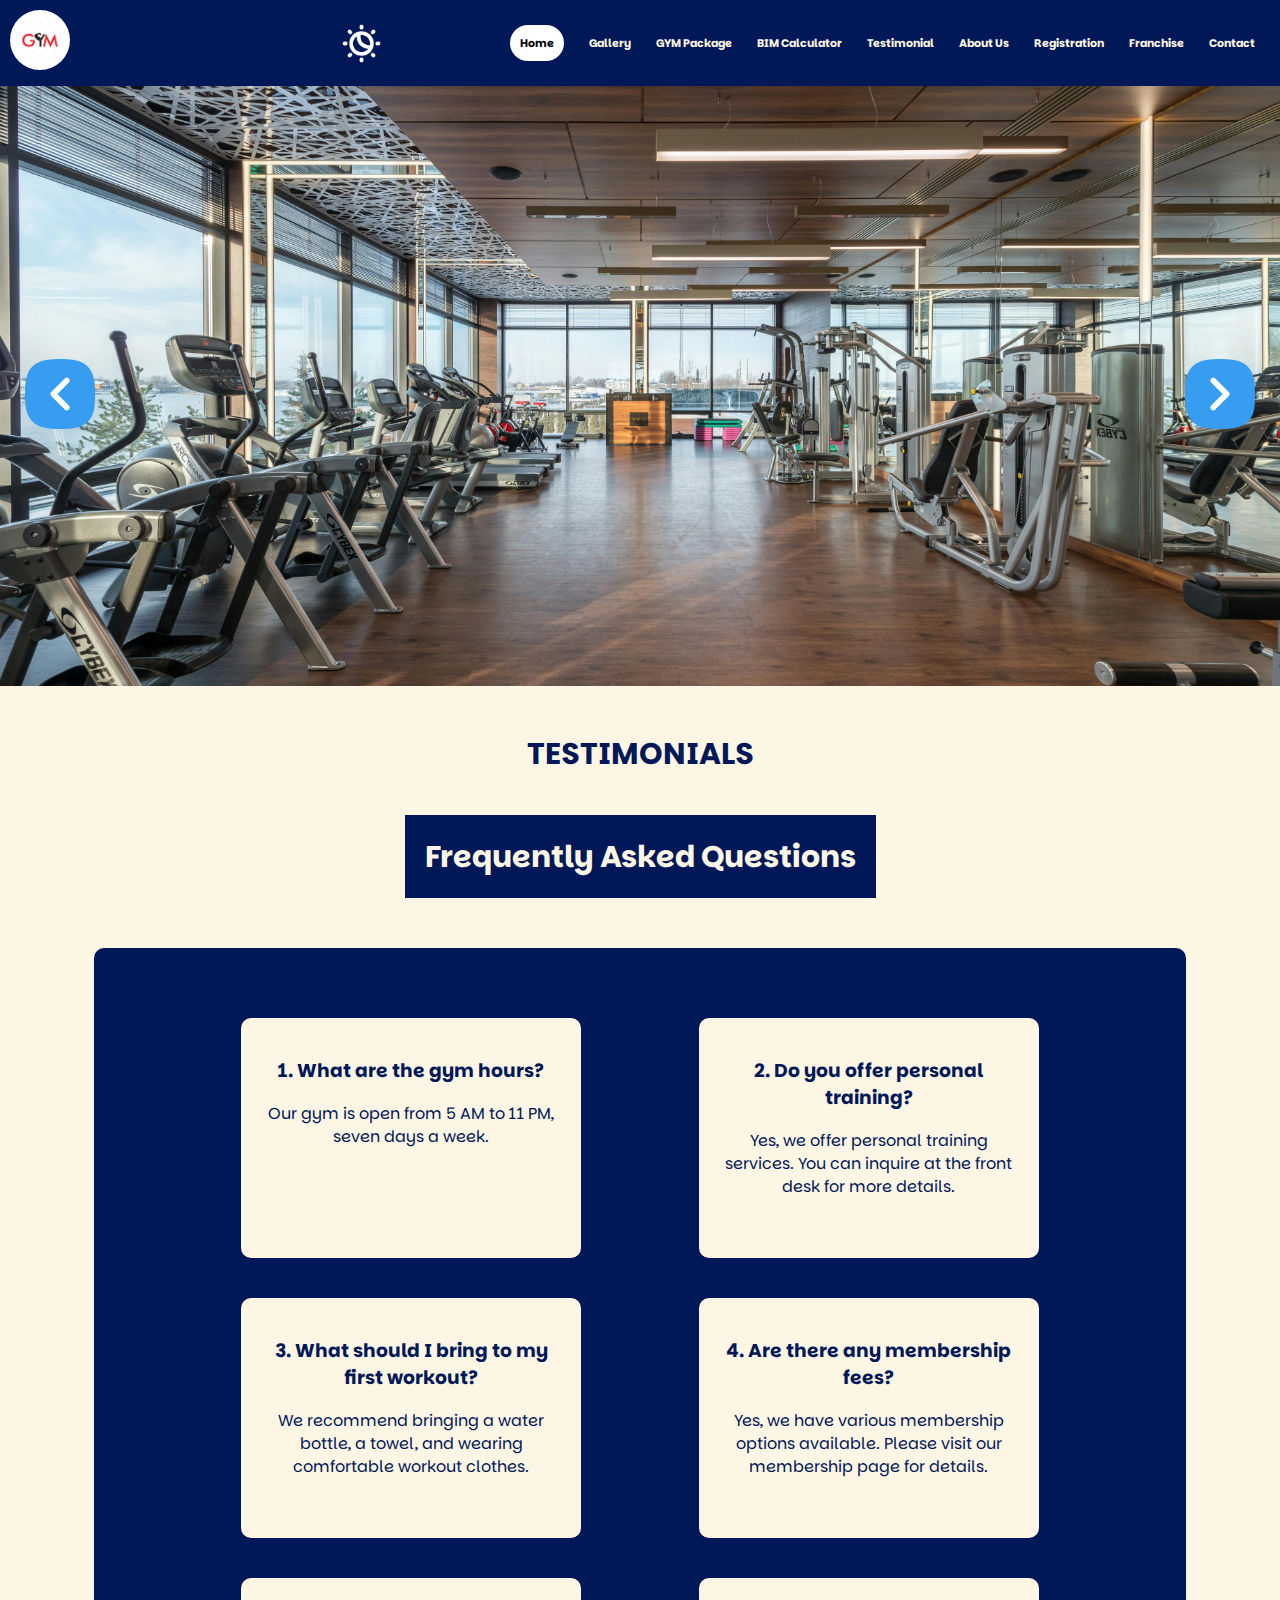
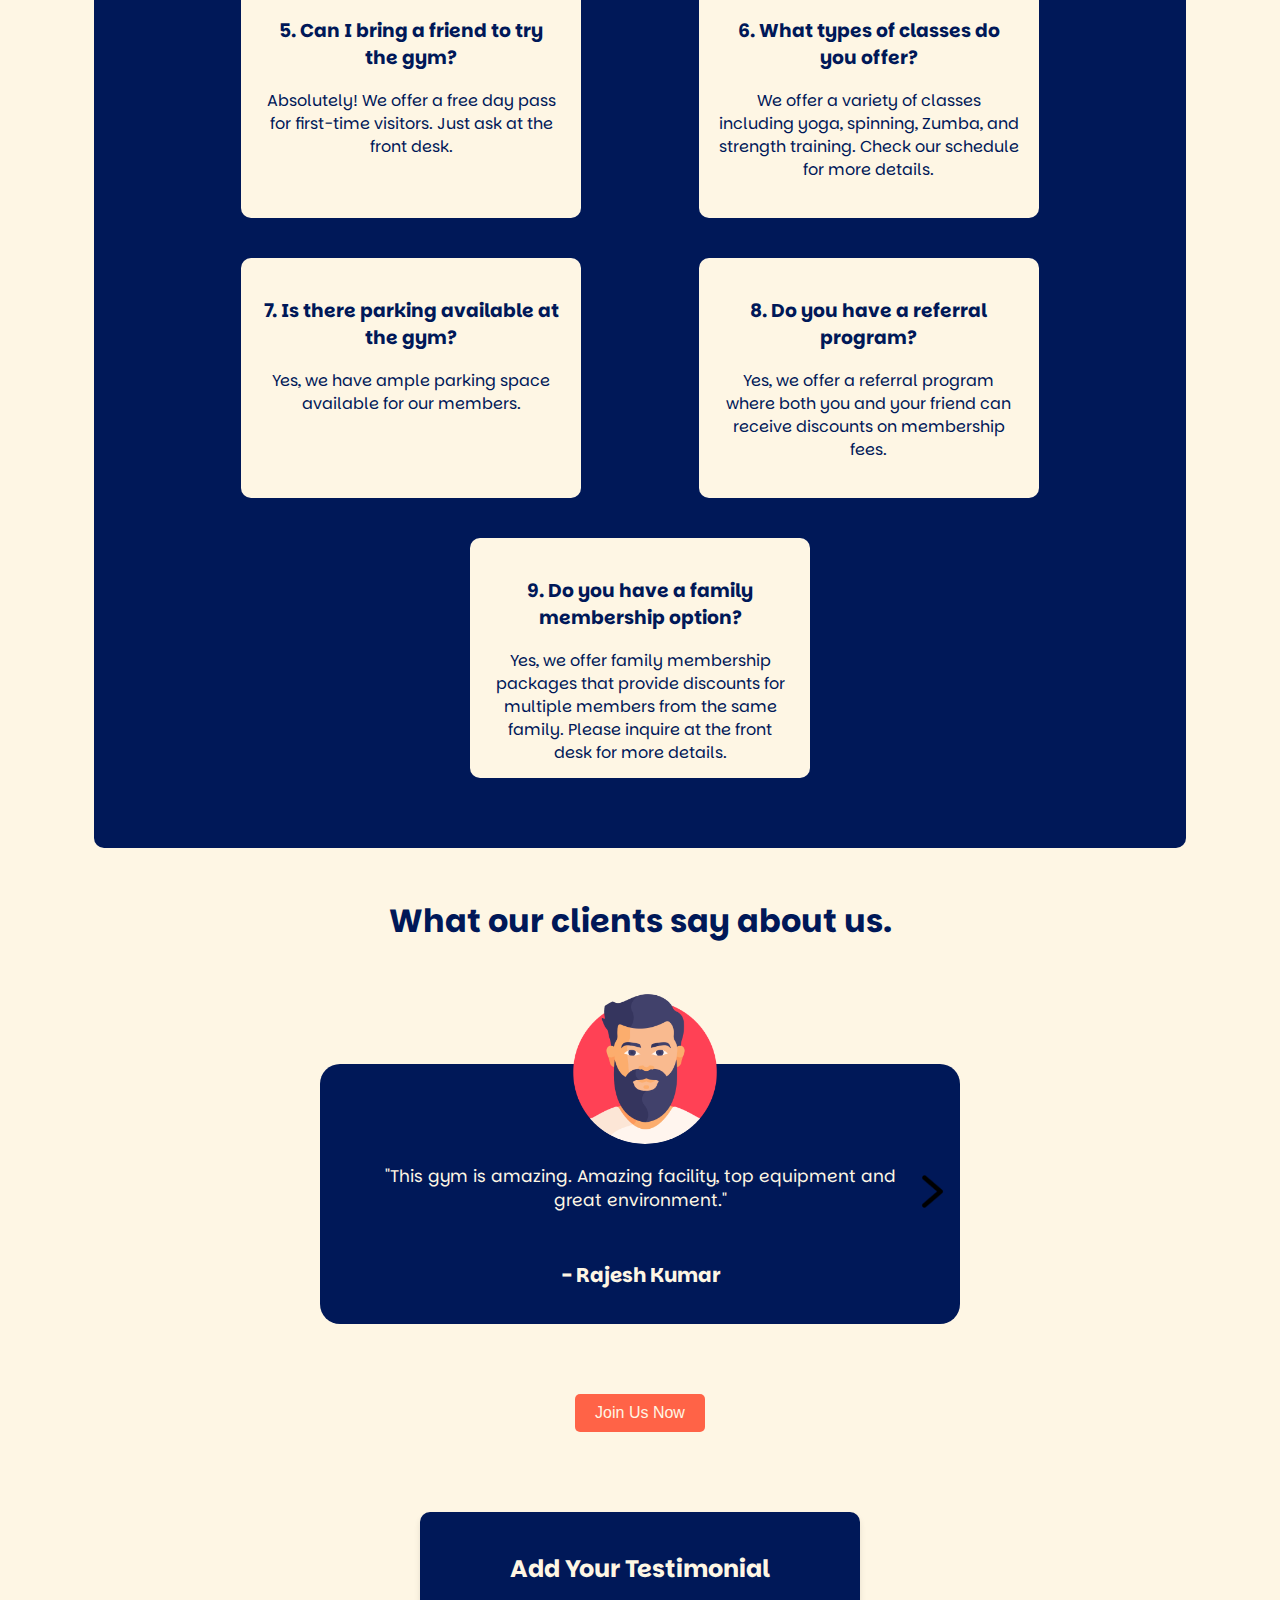
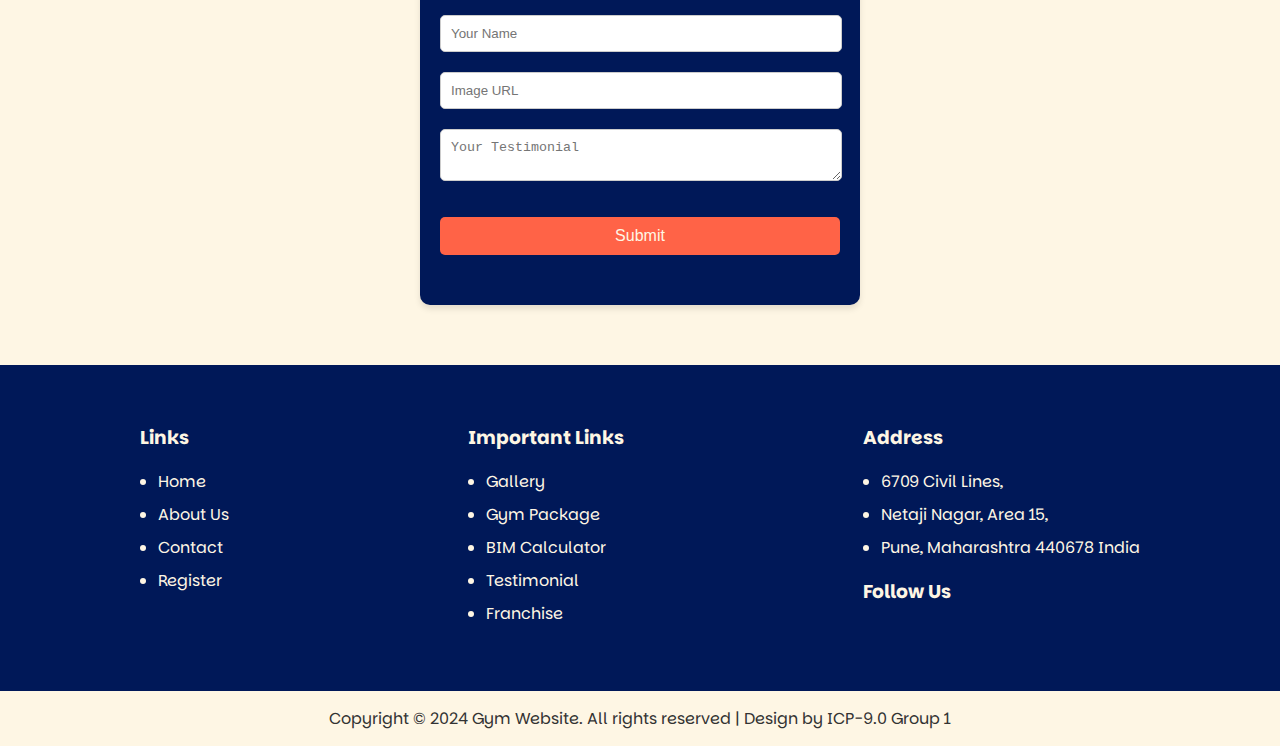
<file: pages/testimonial.html>
<!DOCTYPE html>
<html lang="en">

<head>
    <meta charset="UTF-8" />
    <meta http-equiv="X-UA-Compatible" content="IE=edge" />
    <meta name="viewport" content="width=device-width, initial-scale=1.0" />
    <link rel="stylesheet" href="../css/testimonial.css" />
    <link rel="stylesheet" href="../css/style.css">
    <link rel="icon" href="../img/gymlogo.jpg" type="image/icon type">
    <title>Testimonials</title>
</head>

<body id="body">
    <div class="container" id="container">
        <!-- Header Start -->
        <header class="navbar">
            <div class="logo_img" onclick="window.location='../index.html'">
                <img src="../img/gymlogo.jpg" alt="logo" class="logo" />
            </div>
            <div class="toggle_switch" onclick="toggle()">
                <img src="../img/toggle_light.png" alt="toggle_light" id="toggle_light" class="toggle_btn" />
                <img src="../img/toggle_dark.png" alt="toggle_light" class="toggle_btn" id="toggle_dark"
                    style="display: none;" />
            </div>
            <div class="hamburger" onclick="menutoggle()">
                <img src="../img/hamburger.png" alt="hamburger" class="hamburger_size" />
            </div>
            <div class="menu_list" id="menu_list">
                <a href="../index.html" class="menu_items active">Home</a>
                <a href="./gallery.html" class="menu_items">Gallery</a>
                <a href="./package.html" class="menu_items">GYM Package</a>
                <a href="./bmi.html" class="menu_items">BIM Calculator</a>
                <a href="./testimonial.html" class="menu_items">Testimonial</a>
                <a href="./aboutus.html" class="menu_items">About Us</a>
                <a href="./registration.html" class="menu_items">Registration</a>
                <a href="./Gym-franchise.html" class="menu_items">Franchise</a>
                <a href="./contact.html" class="menu_items">Contact</a>
            </div>
        </header>
        <!-- Header End -->

        <!-- Wrapper Start -->
        <div class="wrapper">
            <!-- Curosal Start -->
            <div class="main-curosal">
                <div class="curosal_img" id="curosal_img">
                    <img src="../img/home-curosal-img1.jpg" alt="home-curosal-img1" />
                </div>
                <div class="preq_cuorsal" onclick="prevNext('Prev')"><img src="../img/home-curosal-prev.png"
                        alt="homecurosalprev" /></div>
                <div class="next_cuorsal" onclick="prevNext('Next')"><img src="../img/home-curosal-next.png"
                        alt="homecurosalnext" /></div>
            </div>
            <!-- Curosal End -->
        </div>
        <!-- Wrapper End -->

        <div class="section-container">

            <!-- Header Section -->
            <div class="header">
                <h1 class="page-heading" id="page-heading">TESTIMONIALS</h1>

                <!-- FAQ Section -->
                <div class="faq-section">
                    <h2 class="faq-heading">Frequently Asked Questions</h2>
                    <div class="faq-cards-container">
                        <div class="faq-item">
                            <h3>1. What are the gym hours?</h3>
                            <p>Our gym is open from 5 AM to 11 PM, seven days a week.</p>
                        </div>
                        <div class="faq-item">
                            <h3>2. Do you offer personal training?</h3>
                            <p>Yes, we offer personal training services. You can inquire at the front desk for more
                                details.
                            </p>
                        </div>
                        <div class="faq-item">
                            <h3>3. What should I bring to my first workout?</h3>
                            <p>We recommend bringing a water bottle, a towel, and wearing comfortable workout clothes.
                            </p>
                        </div>
                        <div class="faq-item">
                            <h3>4. Are there any membership fees?</h3>
                            <p>Yes, we have various membership options available. Please visit our membership page for
                                details.
                            </p>
                        </div>
                        <div class="faq-item">
                            <h3>5. Can I bring a friend to try the gym?</h3>
                            <p>Absolutely! We offer a free day pass for first-time visitors. Just ask at the front desk.
                            </p>
                        </div>
                        <div class="faq-item">
                            <h3>6. What types of classes do you offer?</h3>
                            <p>We offer a variety of classes including yoga, spinning, Zumba, and strength training.
                                Check
                                our schedule for more details.</p>
                        </div>
                        <div class="faq-item">
                            <h3>7. Is there parking available at the gym?</h3>
                            <p>Yes, we have ample parking space available for our members.</p>
                        </div>
                        <div class="faq-item">
                            <h3>8. Do you have a referral program?</h3>
                            <p>Yes, we offer a referral program where both you and your friend can receive discounts on
                                membership fees.</p>
                        </div>
                        <div class="faq-item">
                            <h3>9. Do you have a family membership option?</h3>
                            <p>Yes, we offer family membership packages that provide discounts for multiple members from
                                the
                                same family. Please inquire at the front desk for more details.</p>
                        </div>
                    </div>
                </div>
            </div>

            <!-- Slider Section -->
            <h1 id="slider-heading">What our clients say about us.</h1>
            <div class="slider-container">
                <img src="../img/left.png" alt="Left Arrow" class="left-arrow" id="left-arrow" />
                <div class="slider" id="slider"></div>
                <img src="../img/right-arrow.png" alt="Right Arrow" class="right-arrow" id="right-arrow" />
                <button class="cta-button">Join Us Now</button>
            </div>

            <!-- Testimonial Form Section -->
            <div class="testimonial-form-container" id="testimonial-form-container">
                <h2>Add Your Testimonial</h2>
                <form id="testimonial-form">
                    <input type="text" id="name" placeholder="Your Name" required />
                    <input type="url" id="image" placeholder="Image URL" required />
                    <textarea id="quote" placeholder="Your Testimonial" required></textarea>
                    <button type="submit" class="cta-button">Submit</button>
                </form>

                <!-- Popup Modal Section -->
                <div class="overlay" id="overlay">
                    <div class="modal">
                        <img src="../img/close.png" alt="close-icon" class="close-icon" onclick="closeModal()" />
                        <h2>Thank you for sharing your experience.</h2>
                    </div>
                </div>
            </div>


        </div>

        <!-- Footer Start  -->
        <footer>
            <div class="footer_section">
                <div class="footer-nav-links">
                    <h3>Links</h3>
                    <ul>
                        <li><a href="../index.html" class="footer_text">Home</a></li>
                        <li><a href="./aboutus.html" class="footer_text">About Us</a></li>
                        <li><a href="./contact.html" class="footer_text">Contact</a></li>
                        <li><a href="../pages/registration.html" class="footer_text">Register</a></li>
                    </ul>
                </div>
                <div class="footer-nav-links">
                    <h3>Important Links</h3>
                    <ul>
                        <li><a href="./gallery.html" class="footer_text">Gallery</a></li>
                        <li><a href="./package.html" class="footer_text">Gym Package</a></li>
                        <li><a href="./bmi.html" class="footer_text">BIM Calculator</a></li>
                        <li><a href="./testimonial.html" class="footer_text">Testimonial</a></li>
                        <li><a href="./Gym-franchise.html" class="footer_text">Franchise</a></li>
                    </ul>
                </div>
                <div class="footer-nav-links">
                    <h3>Address</h3>
                    <ul>
                        <li>6709 Civil Lines,</li>
                        <li>Netaji Nagar, Area 15,</li>
                        <li>Pune, Maharashtra 440678 India</li>
                    </ul>
                    <div class="footer-follow-us-Container">
                        <h3>Follow Us</h3>
                        <div class="top-nav-icons">
                            <a href="http://facebook.com" target="_blank">
                                <i class="fa-brands fa-facebook Social"></i>
                            </a>
                            <a href="https://instagram.com" target="_blank">
                                <i class="fa-brands fa-instagram Social"></i>
                            </a>
                            <a href="https://web.telegram.org" target="_blank">
                                <i class="fa-brands fa-telegram Social"></i>
                            </a>
                            <a href="https://youtube.com" target="_blank">
                                <i class="fa-brands fa-youtube Social"></i>
                            </a>
                        </div>
                    </div>
                </div>
            </div>
            <div class="footer-copyright-section" id="footer-copyright-section">
                <p>
                    Copyright © 2024 Gym Website. All rights reserved | Design by
                    ICP-9.0 Group 1
                </p>
            </div>
        </footer>
        <!-- Footer End -->
    </div>

    <!-- Script Start -->
    <script type="text/javascript">
        let page = 'testimonial';
    </script>
    <script type="text/javascript" src="../js/common.js"></script>
    <!-- Script End -->

    <!-- JavaScript File Link -->
    <script src="../js/testimonial.js"></script>
</body>

</html>
</file>
<file: css/testimonial.css>
@import url("https://fonts.googleapis.com/css2?family=Open+Sans:ital,wght@0,300..800;1,300..800&family=Parkinsans:wght@300..800&family=Playwrite+GB+S:ital,wght@0,100..400;1,100..400&display=swap");

body {
  font-family: Arial, sans-serif;
  margin: 0;
  padding: 0;
  background-color: #fef6e4;
  color: #333;
}

/* Section Container */
.section-container {
  text-align: center;
  padding: 20px;
  color: #001858;
}

.page-heading {
  font-size: 30px;
  margin: 20px 0;
}

/*FAQ Section*/
.faq-section {
  margin-top: 40px;
}

.faq-heading {
  color: #fef6e4;
  text-align: center;
  margin: 20px auto;
  padding: 20px;
  font-size: 30px;
  background-color: #001858;
  width: fit-content;
}

.faq-cards-container {
  background-color: #001858;
  display: flex;
  flex-wrap: wrap;
  padding: 50px;
  width: 80%;
  margin: 50px auto;
  border-radius: 10px;
  justify-content: space-evenly;
}

.faq-item {
  height: 200px;
  width: 300px;
  margin: 20px;
  background-color: #fef6e4;
  color: #001858;
  padding: 20px;
  border-radius: 10px;
}

/* Slider section */
.slider-container {
  padding: 50px 50px 30px 50px;
  position: relative;
}

.slider {
  font-family: "Parkinsans", sans-serif;
  height: 220px;
  width: 600px;
  background-color: #001858;
  color: #fef6e4;
  font-size: 20px;
  padding: 20px;
  text-align: center;
  position: relative;
  display: block;
  margin: 50px auto;
  border-radius: 20px;
}

.slider .quote {
  width: 540px;
  height: 70px;
  font-size: 17px;
  display: block;
  margin: auto;
  margin-top: 80px;
}

.slider img {
  object-fit: cover;
  height: 150px;
  width: 150px;
  border-radius: 50%;
  position: absolute;
  top: -70px;
  left: 250px;
}

.left-arrow,
.right-arrow {
  height: 55px;
  position: absolute;
  top: 200px;
}

.left-arrow {
  left: 300px;
}

.right-arrow {
  right: 300px;
}

/* cta Button */
.cta-button {
  background-color: #ff6347;
  color: #fef6e4;
  border: none;
  padding: 10px 20px;
  cursor: pointer;
  font-size: 1rem;
  margin-top: 20px;
  border-radius: 5px;
  margin-bottom: 30px;
}

.cta-button:hover {
  background-color: #ff4500;
}

/* Testimonial Form section */
.testimonial-form-container {
  margin-top: 20px;
  padding: 20px;
  background-color: #001858;
  border-radius: 10px;
  width: 400px;
  margin: 20px auto;
  box-shadow: 0 4px 6px rgba(0, 0, 0, 0.1);
}

.testimonial-form-container h2 {
  color: #fef6e4;
  margin-bottom: 20px;
  font-size: 1.5em;
}

#testimonial-form input,
#testimonial-form textarea {
  width: calc(100% - 20px);
  margin: 10px 0;
  padding: 10px;
  border: 1px solid #ccc;
  border-radius: 5px;
}

#testimonial-form button {
  display: block;
  width: 100%;
  margin-top: 20px;
}

/* Popup Styles */
.overlay {
  background-color: rgba(0, 0, 0, 0.6);
  position: fixed;
  top: 0;
  left: 0;
  width: 100%;
  height: 100%;
  display: none;
  justify-content: center;
  align-items: center;
}

.modal {
  background-color: #001858;
  color: #ccc;
  height: 100px;
  width: 280px;
  display: block;
  margin: 200px auto;
  padding: 20px 30px;
  position: relative;
  border-radius: 10px;
}

.close-icon {
  position: absolute;
  height: 20px;
  right: 12px;
  top: 12px;
  cursor: pointer;
  transition: transform 0.3s ease;
}

.close-icon:hover {
  height: 19px;
  transform: scale(1.2);
}

/* small devices (mobiles, less than 500px) */
@media screen and (min-width: 360px) and (max-width: 500px) {
  .faq-heading {
    padding: 15px;
    font-size: 25px;
  }

  .faq-cards-container {
    width: 70%;
    padding: 35px;
    flex-direction: column;
  }

  .faq-item {
    height: auto;
    width: 180px;
    margin: 20px auto;
  }

  h1 {
    font-size: 25px;
  }

  .slider-container {
    padding: 50px 0;
    position: relative;
  }

  .slider {
    height: 270px;
    width: 220px;
    margin: 30px auto;
  }

  .slider .quote {
    width: fit-content;
    height: auto;
    margin-top: 60px;
  }

  .slider h4 {
    margin-top: 20px;
    font-size: 18px;
  }

  .slider img {
    height: 90px;
    width: 90px;
    top: -40px;
    left: 85px;
  }

  .left-arrow,
  .right-arrow {
    height: 35px;
    top: 220px;
  }

  .left-arrow {
    left: -5px;
  }

  .right-arrow {
    right: -5px;
  }

  .testimonial-form-container {
    width: 270px;
  }
}

@media screen and (min-width: 500px) and (max-width: 767px) {
  .faq-heading {
    padding: 15px;
    font-size: 25px;
  }

  .faq-cards-container {
    width: 70%;
    padding: 35px;
    flex-direction: column;
  }

  .faq-item {
    height: auto;
    width: 220px;
    margin: 20px auto;
  }

  h1 {
    font-size: 25px;
  }

  .slider-container {
    padding: 50px 0;
    position: relative;
  }

  .slider {
    height: 250px;
    width: 250px;
    margin: 30px auto;
  }

  .slider .quote {
    width: fit-content;
    height: auto;
    margin-top: 60px;
  }

  .slider h4 {
    margin-top: 20px;
    font-size: 18px;
  }

  .slider img {
    height: 90px;
    width: 90px;
    top: -40px;
    left: 100px;
  }

  .left-arrow,
  .right-arrow {
    height: 35px;
    top: 200px;
  }

  .left-arrow {
    left: 10px;
  }

  .right-arrow {
    right: 10px;
  }

  .testimonial-form-container {
    width: 330px;
  }
}

@media screen and (min-width: 767px) and (max-width: 1200px) {
  .faq-heading {
    padding: 15px;
    font-size: 25px;
  }

  .faq-cards-container {
    width: 80%;
    padding: 35px;
    flex-wrap: wrap;
    justify-content: space-evenly;
  }

  .faq-item {
    height: auto;
    width: 220px;
    margin: 20px auto;
  }

  h1 {
    font-size: 25px;
  }

  .slider-container {
    padding: 50px 0;
    position: relative;
  }

  .slider {
    height: 250px;
    width: 450px;
    margin: 30px auto;
  }

  .slider .quote {
    width: fit-content;
    height: auto;
    margin-top: 80px;
  }

  .slider h4 {
    margin-top: 20px;
    font-size: 21px;
  }

  .slider img {
    height: 120px;
    width: 120px;
    top: -60px;
    left: 180px;
  }

  .left-arrow,
  .right-arrow {
    height: 55px;
    top: 200px;
  }

  .left-arrow {
    left: 150px;
  }

  .right-arrow {
    right: 150px;
  }
}
</file>
<file: css/style.css>
body {
  margin: 0;
  padding: 0;
  font-family: "Parkinsans", sans-serif;
}
.container {
  width: 100%;
}
/*navbar*/
.hamburger {
  display: none;
}
.navbar {
  background-color: #001858;
  display: flex;
}
.logo_img {
  width: 35%;
  cursor: pointer;
}
.logo {
  height: 60px;
  width: 60px;
  margin: 10px;
  border-radius: 50%;
}
.menu_list {
  width: 60%;
  display: flex;
  justify-content: right;
  align-items: center;
}
.menu_items {
  text-decoration: none;
  margin-right: 25px;
  font-size: 11px;
  color: #fef6e4;
  font-weight: bold;
  cursor: pointer;
}
.menu_items:hover {
  color: black;
  background-color: white;
  padding: 10px 10px;
  border-radius: 20px;
}
.active {
  color: black;
  background-color: white;
  padding: 10px 10px;
  border-radius: 20px;
}
.toggle_switch {
  display: flex;
  justify-content: right;
  align-items: center;
  width: 5%;
}

.toggle_btn {
  height: 45px;
  cursor: pointer;
}
/*navbar ended here*/

/*background_img*/
.banner_img {
  height: 100vh;
  width: 100%;
}
.btn {
  height: 40px;
  width: 100px;
  background-color: transparent;
  margin-left: 120px;
  border: 2px solid #001858;
  margin-top: 5px;
  border-radius: 20px;
  cursor: pointer;
}
.btn:hover {
  background-color: #001858;
  color: #f582ae;
  transform: scale(1.1);
  box-shadow: 0px 0px 1px 3px #001858;
  transition: 0.3s;
}

/*footer section started*/
.footer_section {
  background-color: #001858;
  display: flex;
  padding: 40px 20px;
  margin-top: 80px;
  flex-wrap: wrap;
  justify-content: space-around;
  margin-top: 20px;
  color: #fef6e4;
}
.footer_text {
  text-decoration: none;
  color: #fef6e4;
}
.footer_text:hover {
  color: #f582ae;
}
.Social {
  color: #fef6e4;
  text-decoration: none;
  margin-right: 10px;
  font-size: 20px;
}
.Social:hover {
  color: #f582ae;
  transform: scale(1.1);
}
.footer-copyright-section {
  text-align: center;
}
.footer-nav-links ul li {
  margin-bottom: 10px;
  margin-left: -22px;
}
.main-curosal {
  width: 100%;
  position: relative;
}
.curosal_img img {
  width: 100%;
  height: 600px;
  object-fit: cover;
}
.preq_cuorsal {
  position: absolute;
  top: 45%;
  left: 25px;
}
.next_cuorsal {
  position: absolute;
  top: 45%;
  right: 25px;
}
.preq_cuorsal img {
  height: 70px;
}
.next_cuorsal img {
  height: 70px;
}

/* Mobile Device */

@media screen and (max-width: 500px) {
  /*navbar*/
  .container {
    position: relative;
  }
  .hamburger {
    display: flex;
    width: 5%;
    justify-content: right;
    align-items: center;
    padding-right: 15px;
  }
  .hamburger_size {
    height: 20px;
    width: 20px;
  }
  .navbar {
    background-color: #001858;
    display: flex;
    width: auto;
  }
  .menu_list {
    display: none;
    position: absolute;
    right: 0%;
    z-index: 99999;
    width: 40%;
    top: 1.25%;
    background-color: inherit;
    padding: 5px 10px;
  }
  .menu_items {
    margin-right: 0px;
    display: block;
    font-size: 12px;
    padding-left: 5px;
    margin-bottom: 20px;
  }
  .active {
    padding: 10px 15px;
  }
  .menu_items:hover {
    padding: 10px 15px;
  }
  .toggle_switch {
    width: 60%;
    padding-right: 25px;
    justify-content: right;
  }
  .toggle_btn {
    height: 45px;
    width: 45px;
  }
  .curosal_img img {
    width: 100%;
    height: 400px;
    object-fit: cover;
  }
  .preq_cuorsal img {
    height: 40px;
  }
  .next_cuorsal img {
    height: 40px;
  }
  /*background_img*/
  .Banner {
    position: relative;
  }
  .banner_text {
    position: absolute;
    top: 15%;
    left: 20%;
    color: #001858;
  }
}
/*Tablet devices*/
@media screen and (min-width: 501px) and (max-width: 992px) {
  .container {
    position: relative;
  }
  .hamburger {
    display: flex;
    width: 5%;
    justify-content: right;
    align-items: center;
    padding-right: 15px;
  }
  .hamburger_size {
    height: 20px;
    width: 20px;
  }
  .navbar {
    background-color: #001858;
    display: flex;
    width: auto;
  }
  .menu_list {
    display: none;
    position: absolute;
    right: 0%;
    z-index: 99999;
    width: 40%;
    top: 1.7%;
    background-color: inherit;
    padding: 5px 10px;
  }
  .menu_items {
    margin-right: 0px;
    display: block;
    font-size: 12px;
    padding-left: 5px;
    margin-bottom: 20px;
  }
  .active {
    padding: 10px 15px;
  }
  .menu_items:hover {
    padding: 10px 15px;
  }
  .toggle_switch {
    width: 60%;
    padding-right: 25px;
    justify-content: right;
  }
  .toggle_btn {
    height: 45px;
    width: 45px;
  }
  .curosal_img img {
    width: 100%;
    height: 400px;
    object-fit: cover;
  }
  .preq_cuorsal img {
    height: 50px;
  }
  .next_cuorsal img {
    height: 50px;
  }
  /*background_img*/
  .Banner {
    position: relative;
  }
  .banner_text {
    position: absolute;
    top: 15%;
    left: 20%;
    color: #001858;
  }
}
@media screen and (min-width: 993px) and (max-width: 1204px) {
  .logo_img {
    width: 13%;
  }
  .menu_list {
    width: 85%;
  }
  .toggle_switch {
    width: 2%;
  }
}
@media screen and (min-width: 1205px) and (max-width: 1280px) {
  .logo_img {
    width: 20%;
  }
  .menu_list {
    width: 70%;
  }
  .toggle_switch {
    width: 10%;
  }
}
</file>
